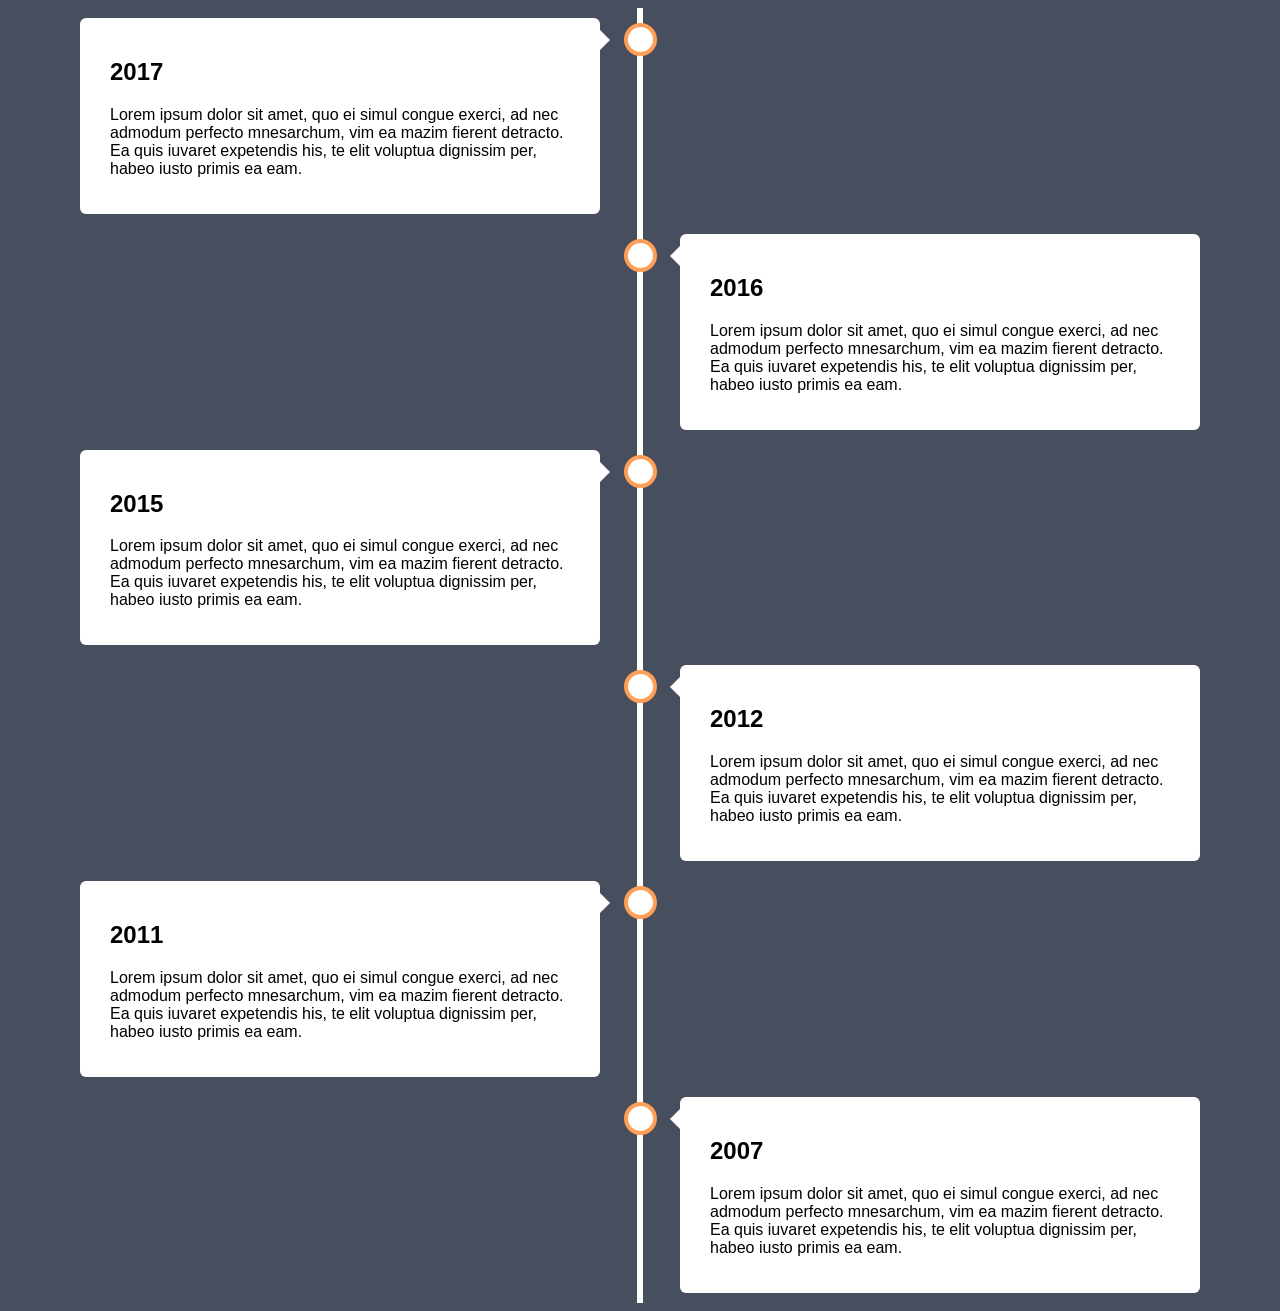
<file: timeline.html>
<!DOCTYPE html>
<html>
<head>
<meta name="viewport" content="width=device-width, initial-scale=1.0">
<style>
* {
    box-sizing: border-box;
}

body {
    background-color: #474e5d;
    font-family: Helvetica, sans-serif;
}

/* The actual timeline (the vertical ruler) */
.timeline {
    position: relative;
    max-width: 1200px;
    margin: 0 auto;
}

/* The actual timeline (the vertical ruler) */
.timeline::after {
    content: '';
    position: absolute;
    width: 6px;
    background-color: white;
    top: 0;
    bottom: 0;
    left: 50%;
    margin-left: -3px;
}

/* Container around content */
.container {
    padding: 10px 40px;
    position: relative;
    background-color: inherit;
    width: 50%;
}

/* The circles on the timeline */
.container::after {
    content: '';
    position: absolute;
    width: 25px;
    height: 25px;
    right: -17px;
    background-color: white;
    border: 4px solid #FF9F55;
    top: 15px;
    border-radius: 50%;
    z-index: 1;
}

/* Place the container to the left */
.left {
    left: 0;
}

/* Place the container to the right */
.right {
    left: 50%;
}

/* Add arrows to the left container (pointing right) */
.left::before {
    content: " ";
    height: 0;
    position: absolute;
    top: 22px;
    width: 0;
    z-index: 1;
    right: 30px;
    border: medium solid white;
    border-width: 10px 0 10px 10px;
    border-color: transparent transparent transparent white;
}

/* Add arrows to the right container (pointing left) */
.right::before {
    content: " ";
    height: 0;
    position: absolute;
    top: 22px;
    width: 0;
    z-index: 1;
    left: 30px;
    border: medium solid white;
    border-width: 10px 10px 10px 0;
    border-color: transparent white transparent transparent;
}

/* Fix the circle for containers on the right side */
.right::after {
    left: -16px;
}

/* The actual content */
.content {
    padding: 20px 30px;
    background-color: white;
    position: relative;
    border-radius: 6px;
}

/* Media queries - Responsive timeline on screens less than 600px wide */
@media screen and (max-width: 600px) {
  /* Place the timelime to the left */
  .timeline::after {
    left: 31px;
  }
  
  /* Full-width containers */
  .container {
    width: 100%;
    padding-left: 70px;
    padding-right: 25px;
  }
  
  /* Make sure that all arrows are pointing leftwards */
  .container::before {
    left: 60px;
    border: medium solid white;
    border-width: 10px 10px 10px 0;
    border-color: transparent white transparent transparent;
  }

  /* Make sure all circles are at the same spot */
  .left::after, .right::after {
    left: 15px;
  }
  
  /* Make all right containers behave like the left ones */
  .right {
    left: 0%;
  }
}
</style>
</head>
<body>

<div class="timeline">
  <div class="container left">
    <div class="content">
      <h2>2017</h2>
      <p>Lorem ipsum dolor sit amet, quo ei simul congue exerci, ad nec admodum perfecto mnesarchum, vim ea mazim fierent detracto. Ea quis iuvaret expetendis his, te elit voluptua dignissim per, habeo iusto primis ea eam.</p>
    </div>
  </div>
  <div class="container right">
    <div class="content">
      <h2>2016</h2>
      <p>Lorem ipsum dolor sit amet, quo ei simul congue exerci, ad nec admodum perfecto mnesarchum, vim ea mazim fierent detracto. Ea quis iuvaret expetendis his, te elit voluptua dignissim per, habeo iusto primis ea eam.</p>
    </div>
  </div>
  <div class="container left">
    <div class="content">
      <h2>2015</h2>
      <p>Lorem ipsum dolor sit amet, quo ei simul congue exerci, ad nec admodum perfecto mnesarchum, vim ea mazim fierent detracto. Ea quis iuvaret expetendis his, te elit voluptua dignissim per, habeo iusto primis ea eam.</p>
    </div>
  </div>
  <div class="container right">
    <div class="content">
      <h2>2012</h2>
      <p>Lorem ipsum dolor sit amet, quo ei simul congue exerci, ad nec admodum perfecto mnesarchum, vim ea mazim fierent detracto. Ea quis iuvaret expetendis his, te elit voluptua dignissim per, habeo iusto primis ea eam.</p>
    </div>
  </div>
  <div class="container left">
    <div class="content">
      <h2>2011</h2>
      <p>Lorem ipsum dolor sit amet, quo ei simul congue exerci, ad nec admodum perfecto mnesarchum, vim ea mazim fierent detracto. Ea quis iuvaret expetendis his, te elit voluptua dignissim per, habeo iusto primis ea eam.</p>
    </div>
  </div>
  <div class="container right">
    <div class="content">
      <h2>2007</h2>
      <p>Lorem ipsum dolor sit amet, quo ei simul congue exerci, ad nec admodum perfecto mnesarchum, vim ea mazim fierent detracto. Ea quis iuvaret expetendis his, te elit voluptua dignissim per, habeo iusto primis ea eam.</p>
    </div>
  </div>
</div>

</body>
</html>
</file>
